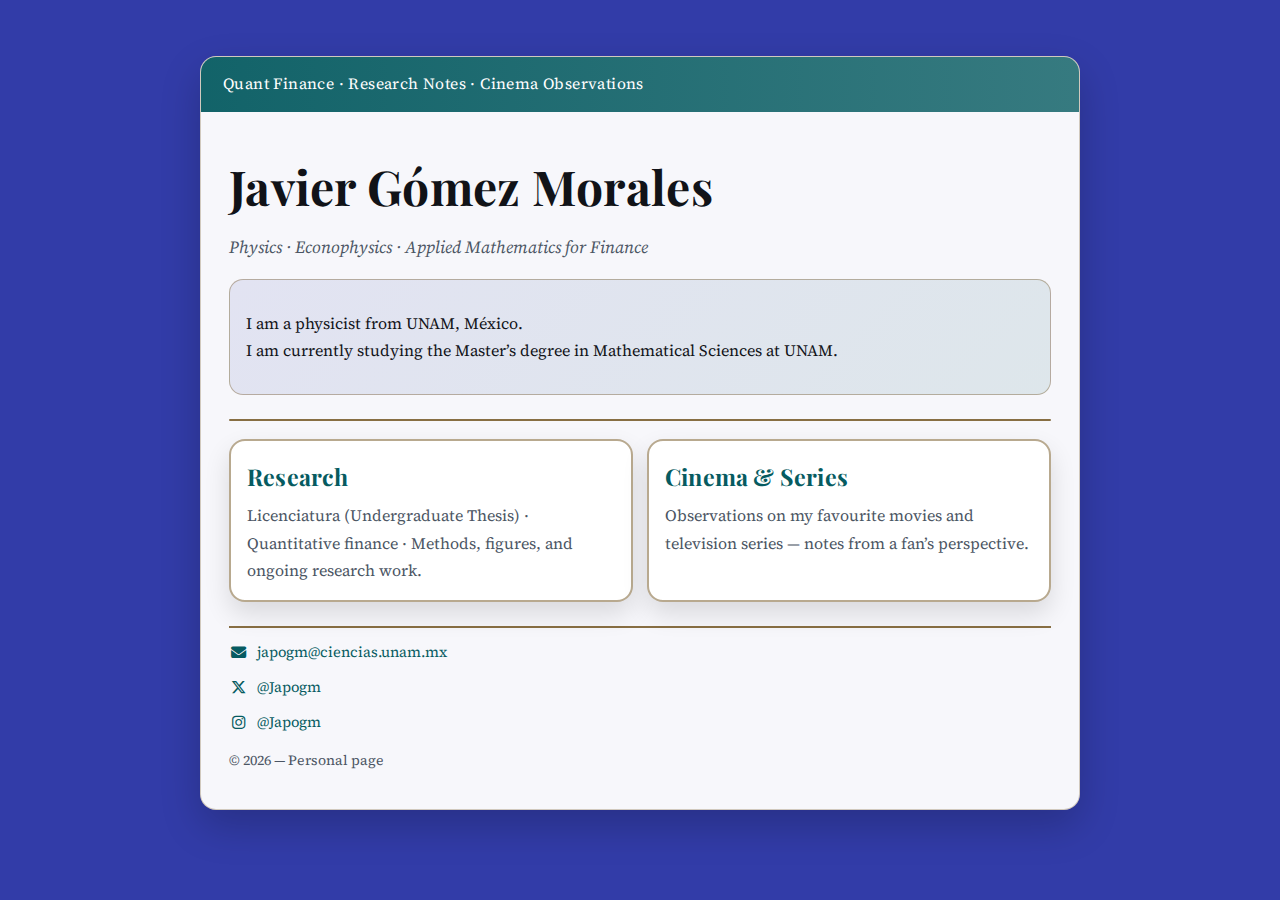
<file: index.html>
<!DOCTYPE html>
<html lang="en">
<head>
  <meta charset="UTF-8">
  <title>Javier Gómez Morales | Personal Page</title>

  <!-- Google Fonts -->
  <link rel="preconnect" href="https://fonts.googleapis.com">
  <link rel="preconnect" href="https://fonts.gstatic.com" crossorigin>
  <link href="https://fonts.googleapis.com/css2?family=Playfair+Display:ital,wght@0,500;0,700;1,500&family=Source+Serif+4:ital,wght@0,400;0,600;1,400&display=swap" rel="stylesheet">

  <!-- Font Awesome Icons -->
  <link rel="stylesheet" href="https://cdnjs.cloudflare.com/ajax/libs/font-awesome/6.5.1/css/all.min.css">
  <!-- Main stylesheet -->
  <link rel="stylesheet" href="style.css">
</head>

<body>

  <div class="container">
    <div class="card">

      <!-- Top ribbon -->
      <div class="ribbon">
        Quant Finance · Research Notes · Cinema Observations
      </div>

      <!-- Hero section -->
      <div class="hero">
        <h1 class="name">Javier Gómez Morales</h1>
        <p class="subtitle">Physics · Econophysics · Applied Mathematics for Finance</p>

        <div class="introPlate">
          <p>
            I am a physicist from UNAM, México.<br>
            I am currently studying the Master’s degree in Mathematical Sciences at UNAM.
          </p>
        </div>
       
      </div>

      <!-- Divider -->
      <div class="homeDivider"></div>

      <!-- Main navigation cards -->
      <div class="linkGrid">

        <a class="linkCard" href="research.html">
          <div class="linkTitle">Research</div>
          <p class="linkText">
            Licenciatura (Undergraduate Thesis) · Quantitative finance ·
            Methods, figures, and ongoing research work.
          </p>
        </a>

        <a class="linkCard" href="cinema.html">
          <div class="linkTitle">Cinema &amp; Series</div>
          <p class="linkText">
            Observations on my favourite movies and television series —
            notes from a fan’s perspective.
          </p>
        </a>

      </div>

      <!-- Footer -->
    <footer>
  <div class="footerLine"></div>

  <div class="footerSocial">
    <a href="mailto:japogm@ciencias.unam.mx">
      <i class="fa-solid fa-envelope"></i>
      <span>japogm@ciencias.unam.mx</span>
    </a>

    <a href="https://x.com/Japogm" target="_blank">
      <i class="fa-brands fa-x-twitter"></i>
      <span>@Japogm</span>
    </a>

    <a href="https://www.instagram.com/Japogm" target="_blank">
      <i class="fa-brands fa-instagram"></i>
      <span>@Japogm</span>
    </a>
  </div>

  <p class="footerCopy">© 2026 — Personal page</p>
</footer>

    </div>
  </div>

</body>
</html>
</file>
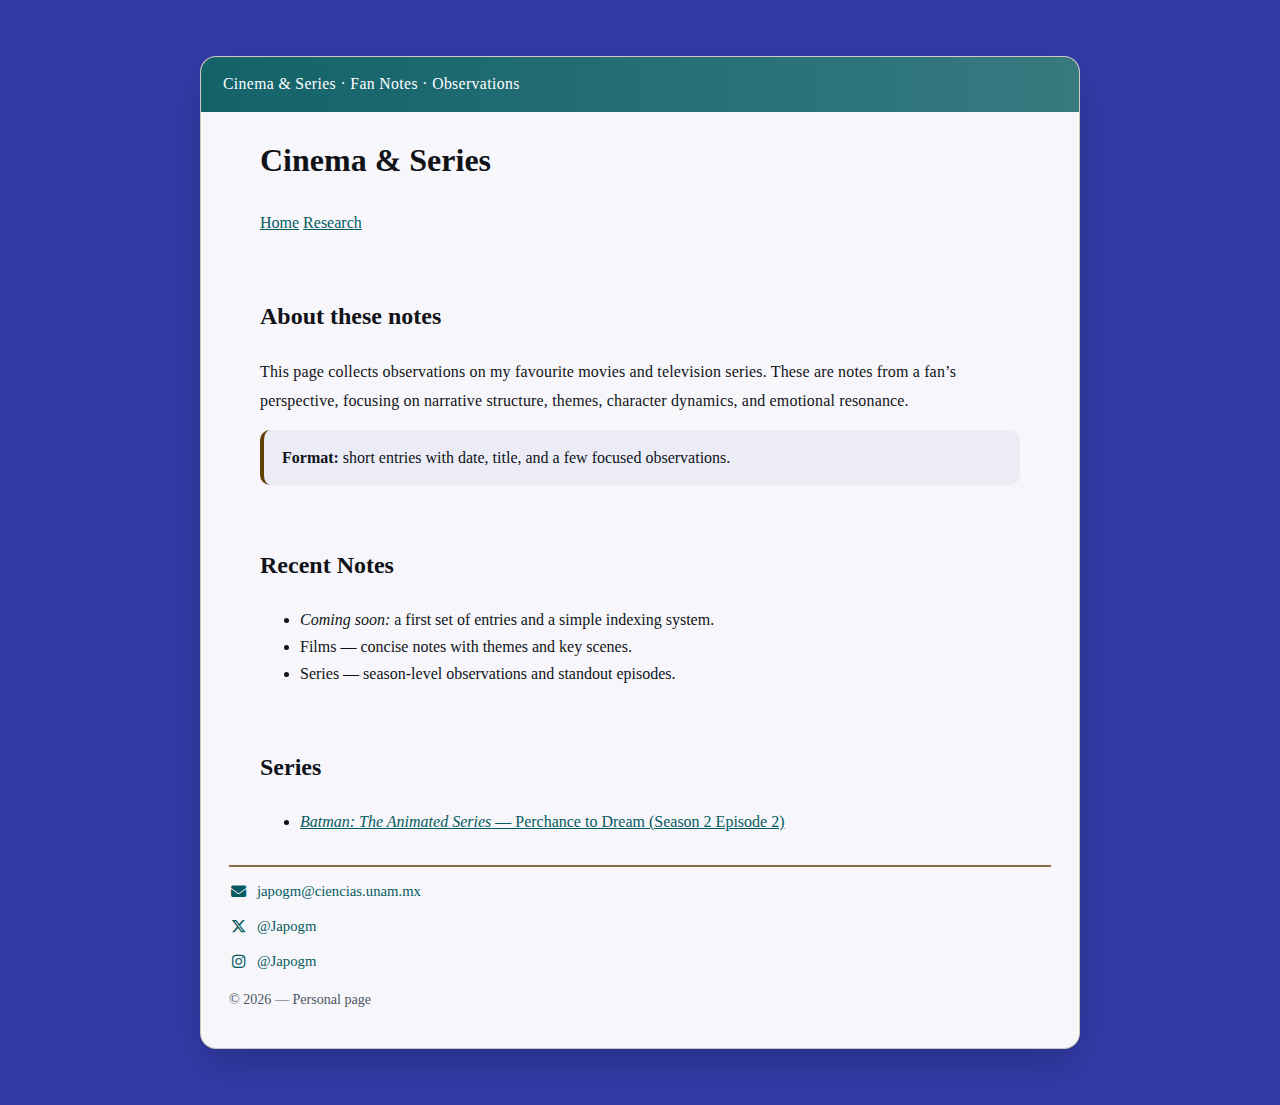
<file: cinema.html>
<!DOCTYPE html>
<html lang="en">
<head>
  <meta charset="UTF-8">
  <title>Cinema &amp; Series | Javier Gómez Morales</title>

  <!-- Main stylesheet -->
  <link rel="stylesheet" href="style.css">

  <!-- Icons -->
  <link rel="stylesheet" href="https://cdnjs.cloudflare.com/ajax/libs/font-awesome/6.5.1/css/all.min.css">
</head>

<body>

  <div class="container">
    <div class="card">

      <!-- Top ribbon -->
      <div class="ribbon">
        Cinema &amp; Series · Fan Notes · Observations
      </div>

      <!-- Main content -->
      <div class="content">

        <h1>Cinema &amp; Series</h1>

        <!-- Navigation -->
        <nav class="topNav">
          <a class="navItem" href="index.html">Home</a>
          <a class="navItem" href="research.html">Research</a>
        </nav>

        <!-- Section: Intro -->
        <div class="section">
          <h2>About these notes</h2>
          <p>
            This page collects observations on my favourite movies and television series.
            These are notes from a fan’s perspective, focusing on narrative structure,
            themes, character dynamics, and emotional resonance.
          </p>

          <div class="note">
            <strong>Format:</strong> short entries with date, title, and a few focused observations.
          </div>
        </div>

        <!-- Section: Recent notes (placeholder) -->
        <div class="section">
          <h2>Recent Notes</h2>
          <ul>
            <li><em>Coming soon:</em> a first set of entries and a simple indexing system.</li>
            <li>Films — concise notes with themes and key scenes.</li>
            <li>Series — season-level observations and standout episodes.</li>
          </ul>
        </div>

      <!-- Section: Series -->
  <div class="section">
    <h2>Series</h2>
    <ul>
    <li>
      <a href="cinema/series/perchance-to-dream.html">
        <em>Batman: The Animated Series</em> — Perchance to Dream
        (Season 2 Episode 2)
      </a>
    </li>
    </ul>
  </div>

      </div>

      <!-- Footer (same as Home / Research) -->
      <footer>

        <div class="footerLine"></div>

        <div class="footerSocial">
          <a href="mailto:japogm@ciencias.unam.mx">
            <i class="fa-solid fa-envelope"></i>
            <span>japogm@ciencias.unam.mx</span>
          </a>

          <a href="https://x.com/Japogm" target="_blank">
            <i class="fa-brands fa-x-twitter"></i>
            <span>@Japogm</span>
          </a>

          <a href="https://www.instagram.com/Japogm" target="_blank">
            <i class="fa-brands fa-instagram"></i>
            <span>@Japogm</span>
          </a>
        </div>

        <p class="footerCopy">© 2026 — Personal page</p>

      </footer>

    </div>
  </div>

</body>
</html>
</file>
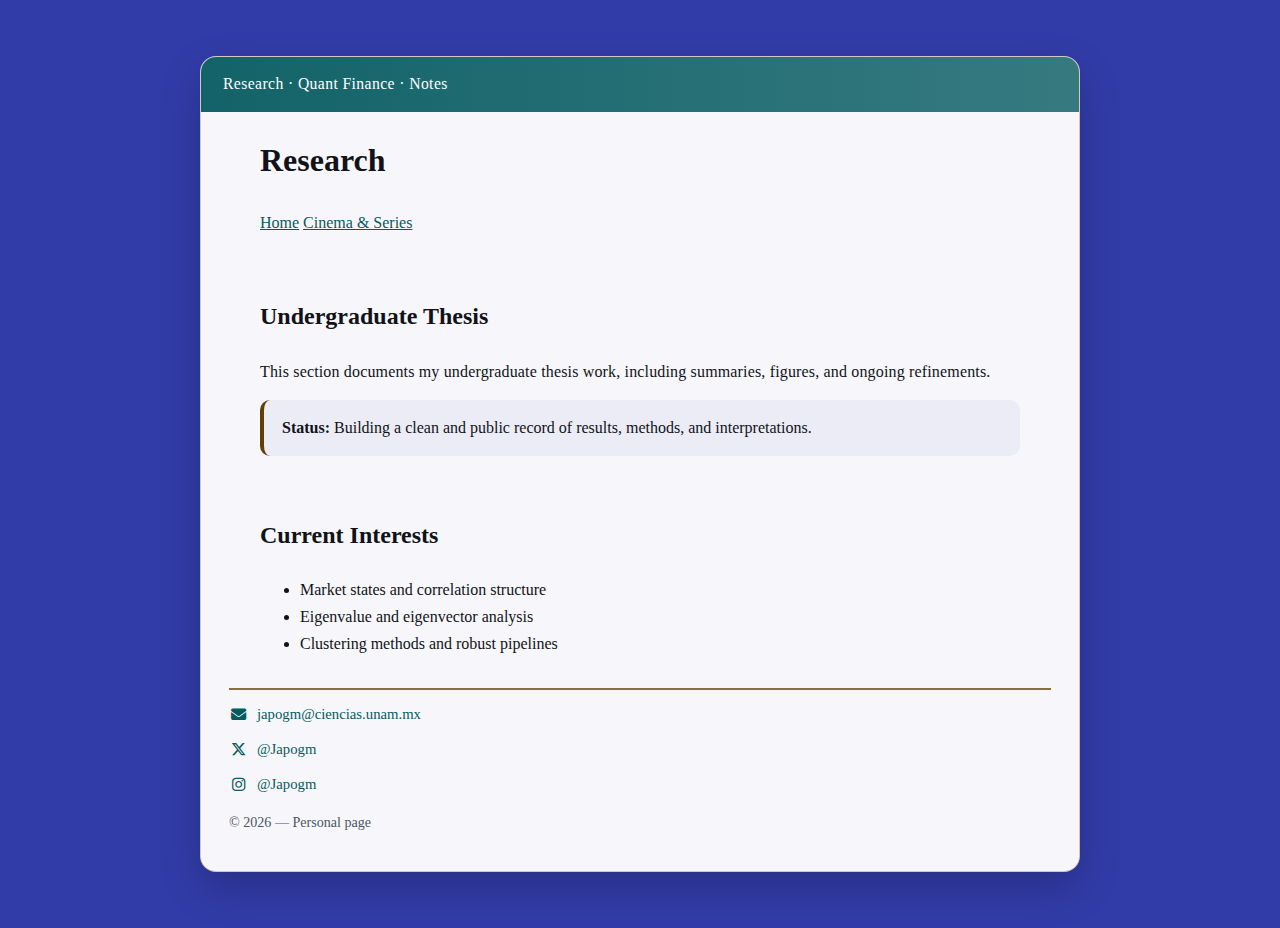
<file: research.html>
<!DOCTYPE html>
<html lang="en">
<head>
  <meta charset="UTF-8">
  <title>Research | Javier Gómez Morales</title>

  <!-- Main stylesheet -->
  <link rel="stylesheet" href="style.css">

  <!-- Icons -->
  <link rel="stylesheet" href="https://cdnjs.cloudflare.com/ajax/libs/font-awesome/6.5.1/css/all.min.css">
</head>

<body>

  <div class="container">
    <div class="card">

      <!-- Top ribbon -->
      <div class="ribbon">
        Research · Quant Finance · Notes
      </div>

      <!-- Main content -->
      <div class="content">

        <h1>Research</h1>

        <!-- Navigation -->
        <nav class="topNav">
          <a class="navItem" href="index.html">Home</a>
          <a class="navItem" href="cinema.html">Cinema &amp; Series</a>
        </nav>

        <!-- Section: Thesis -->
        <div class="section">
          <h2>Undergraduate Thesis</h2>
          <p>
            This section documents my undergraduate thesis work, including
            summaries, figures, and ongoing refinements.
          </p>

          <div class="note">
            <strong>Status:</strong>
            Building a clean and public record of results, methods, and interpretations.
          </div>
        </div>

        <!-- Section: Interests -->
        <div class="section">
          <h2>Current Interests</h2>
          <ul>
            <li>Market states and correlation structure</li>
            <li>Eigenvalue and eigenvector analysis</li>
            <li>Clustering methods and robust pipelines</li>
          </ul>
        </div>

      </div>

      <!-- Footer (same as Home) -->
      <footer>

        <div class="footerLine"></div>

        <div class="footerSocial">
          <a href="mailto:japogm@ciencias.unam.mx">
            <i class="fa-solid fa-envelope"></i>
            <span>japogm@ciencias.unam.mx</span>
          </a>

          <a href="https://x.com/Japogm" target="_blank">
            <i class="fa-brands fa-x-twitter"></i>
            <span>@Japogm</span>
          </a>

          <a href="https://www.instagram.com/Japogm" target="_blank">
            <i class="fa-brands fa-instagram"></i>
            <span>@Japogm</span>
          </a>
        </div>

        <p class="footerCopy">© 2026 — Personal page</p>

      </footer>

    </div>
  </div>

</body>
</html>
</file>
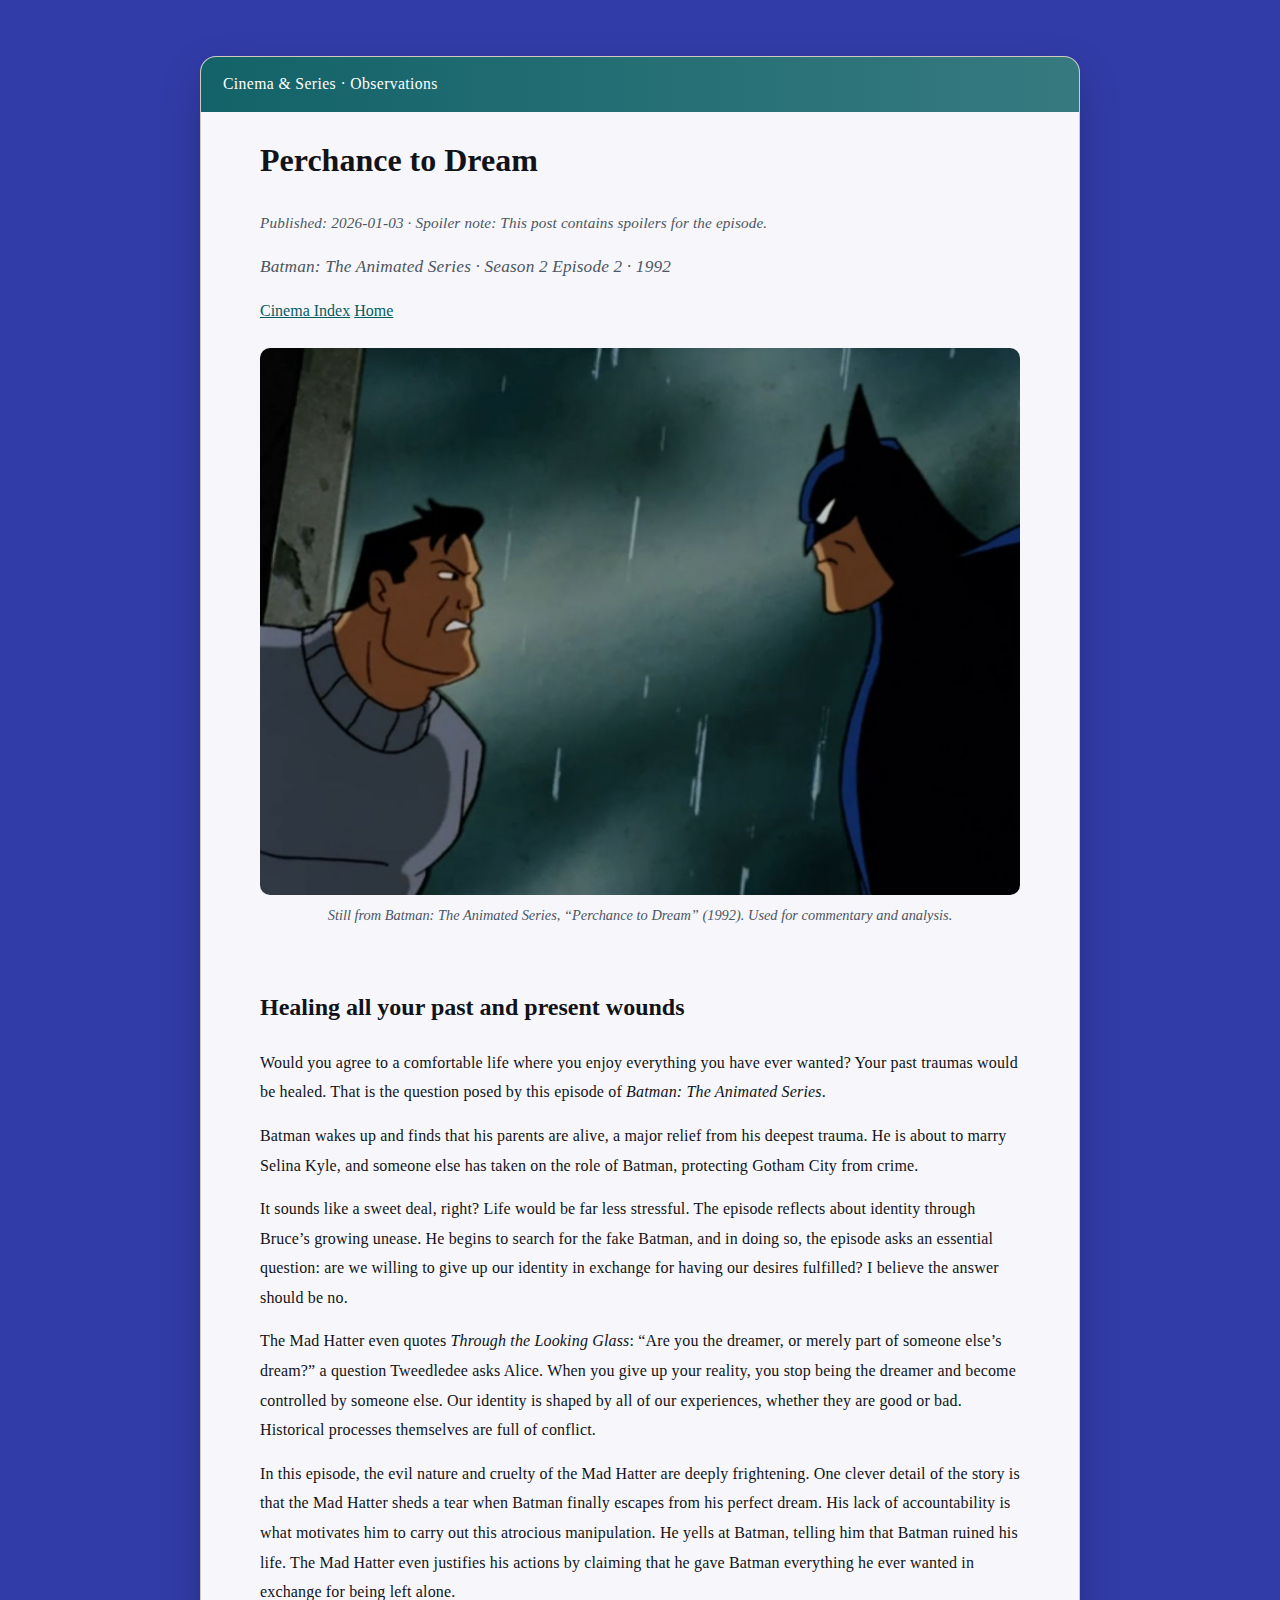
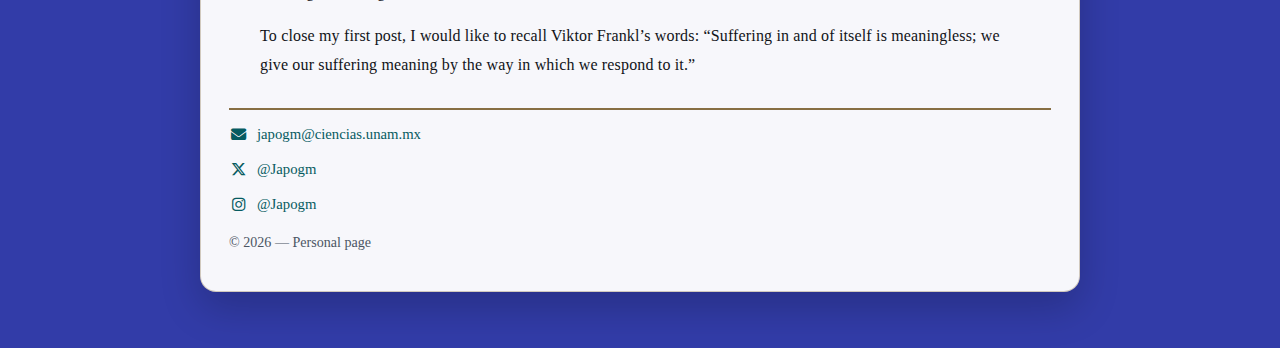
<file: cinema/series/perchance-to-dream.html>
<!DOCTYPE html>
<html lang="en">
<head>
  <meta charset="UTF-8">
  <title>Perchance to Dream | Cinema Notes</title>

  <link rel="stylesheet" href="../../style.css">
  <link rel="stylesheet" href="https://cdnjs.cloudflare.com/ajax/libs/font-awesome/6.5.1/css/all.min.css">
</head>

<body>

  <div class="container">
    <div class="card">

      <div class="ribbon">
        Cinema &amp; Series · Observations
      </div>

      <div class="content">

        <h1>Perchance to Dream</h1>

       <p class="meta">
        Published: 2026-01-03 · Spoiler note: This post contains spoilers for the episode.
      </p>
        
        <p class="subtitle">
          <em>Batman: The Animated Series</em> · Season 2 Episode 2 · 1992
        </p>

        <nav class="topNav">
          <a class="navItem" href="../../cinema.html">Cinema Index</a>
          <a class="navItem" href="../../index.html">Home</a>
        </nav>

        <figure>
          <img src="../images/btas_perchance_to_dream.jpg"
               alt="Batman: The Animated Series — Perchance to Dream">
          <figcaption>
            Still from <em>Batman: The Animated Series</em>, “Perchance to Dream” (1992).
            Used for commentary and analysis.
          </figcaption>
        </figure>

        <div class="section">
          <h2>Healing all your past and present wounds</h2>

          <p>
            Would you agree to a comfortable life where you enjoy everything you have ever wanted?
            Your past traumas would be healed. That is the question posed by this episode of
            <em>Batman: The Animated Series</em>.
          </p>

          <p>
            Batman wakes up and finds that his parents are alive, a major relief from his deepest trauma.
            He is about to marry Selina Kyle, and someone else has taken on the role of Batman, protecting
            Gotham City from crime.
          </p>

          <p>
            It sounds like a sweet deal, right? Life would be far less stressful. The episode reflects about
            identity through Bruce’s growing unease. He begins to search for the fake Batman, and in doing so,
            the episode asks an essential question: are we willing to give up our identity in exchange for
            having our desires fulfilled? I believe the answer should be no.
          </p>

          <p>
            The Mad Hatter even quotes <em>Through the Looking Glass</em>: “Are you the dreamer, or merely part of
            someone else’s dream?” a question Tweedledee asks Alice. When you give up your reality, you stop
            being the dreamer and become controlled by someone else. Our identity is shaped by all of our
            experiences, whether they are good or bad. Historical processes themselves are full of conflict.
          </p>

          <p>
            In this episode, the evil nature and cruelty of the Mad Hatter are deeply frightening. One clever
            detail of the story is that the Mad Hatter sheds a tear when Batman finally escapes from his perfect
            dream. His lack of accountability is what motivates him to carry out this atrocious manipulation.
            He yells at Batman, telling him that Batman ruined his life. The Mad Hatter even justifies his
            actions by claiming that he gave Batman everything he ever wanted in exchange for being left alone.
          </p>

          <p>
            To close my first post, I would like to recall Viktor Frankl’s words:
            “Suffering in and of itself is meaningless; we give our suffering meaning by the way in which we
            respond to it.”
          </p>

        </div>

      </div>

      <footer>
        <div class="footerLine"></div>

        <div class="footerSocial">
          <a href="mailto:japogm@ciencias.unam.mx">
            <i class="fa-solid fa-envelope"></i>
            <span>japogm@ciencias.unam.mx</span>
          </a>

          <a href="https://x.com/Japogm" target="_blank">
            <i class="fa-brands fa-x-twitter"></i>
            <span>@Japogm</span>
          </a>

          <a href="https://www.instagram.com/Japogm" target="_blank">
            <i class="fa-brands fa-instagram"></i>
            <span>@Japogm</span>
          </a>
        </div>

        <p class="footerCopy">© 2026 — Personal page</p>
      </footer>

    </div>
  </div>

</body>
</html>
</file>
<file: style.css>
/* Quant Finance — Sobrio & Académico
   Paleta:
   Fondo: #323ca8
   Acento (títulos/enlaces): #065b61
   Divisiones / cintillos: #614006
*/

:root{
  --bg:#323ca8;
  --accent:#065b61;
  --divider:#614006;
  --paper:#f7f7fb;
  --text:#111318;
  --muted:#4b5563;
}

*{ box-sizing:border-box; }

body{
  margin:0;
  background:var(--bg);
  color:var(--text);
  font-family:"Source Serif 4", Georgia, serif;
  line-height:1.7;
}

/* Layout */
.container{
  max-width: 920px;
  margin: 56px auto;
  padding: 0 20px;
}

.card{
  background:var(--paper);
  border-radius: 16px;
  overflow:hidden;
  border: 1px solid rgba(97,64,6,0.25);
  box-shadow: 0 16px 40px rgba(0,0,0,0.20);
}
/* ===== Editorial reading style ===== */

.content{
  max-width: 760px;     /* ancho óptimo de lectura */
  margin: 0 auto;       /* centra el texto dentro de la card */
}

.content p{
  text-align: left;     /* editorial > justify en web */
  line-height: 1.85;    /* espacio intermedio ideal */
  margin: 0 0 14px 0;
  letter-spacing: 0.01em;
}

/* Top ribbon */
.ribbon{
  background: linear-gradient(90deg, rgba(6,91,97,0.95), rgba(6,91,97,0.80));
  color: #ffffff;
  padding: 14px 22px;
  font-size: 0.98rem;
  letter-spacing: 0.4px;
}

/* Home hero */
.hero{
  padding: 28px 28px 10px 28px;
}

.name{
  font-family:"Playfair Display", Georgia, serif;
  font-size: 3.0rem;
  font-weight: 700;
  margin: 6px 0 6px 0;
  letter-spacing: 0.3px;
}

.subtitle{
  margin: 0 0 16px 0;
  color: var(--muted);
  font-size: 1.08rem;
  font-style: italic;
}

/* Intro plate */
.introPlate{
  margin-top: 12px;
  padding: 14px 16px;
  border-radius: 14px;
  background: linear-gradient(
    135deg,
    rgba(50,60,168,0.10),
    rgba(6,91,97,0.10)
  );
  border: 1px solid rgba(97,64,6,0.35);
}

/* Divider */
.homeDivider{
  height: 2px;
  background: var(--divider);
  opacity: 0.75;
  margin: 14px 28px 0 28px;
  border-radius: 999px;
}
.note{
  margin-top: 12px;
  padding: 14px 18px;
  background: rgba(50,60,168,0.06);
  border-left: 4px solid var(--divider);
  border-radius: 10px;
}

/* Home link cards */
.linkGrid{
  display: grid;
  grid-template-columns: repeat(2, minmax(0, 1fr));
  gap: 14px;
  margin-top: 18px;
  padding: 0 28px 10px 28px;
}

@media (max-width: 720px){
  .linkGrid{ grid-template-columns: 1fr; }
}

.linkCard{
  display: block;
  padding: 16px 16px;
  border-radius: 16px;
  background: #ffffff;
  border: 2px solid rgba(97,64,6,0.45);
  box-shadow: 0 12px 26px rgba(0,0,0,0.12);
  text-decoration: none;
  transition: transform 120ms ease, box-shadow 120ms ease, border-color 120ms ease;
}

.linkCard:hover{
  transform: translateY(-2px);
  box-shadow: 0 16px 34px rgba(0,0,0,0.16);
  border-color: rgba(97,64,6,0.85);
}

.linkTitle{
  font-family:"Playfair Display", Georgia, serif;
  color: var(--accent);
  font-size: 1.45rem;
  font-weight: 700;
  margin: 0 0 6px 0;
  letter-spacing: 0.2px;
}

.linkText{
  margin: 0;
  color: var(--muted);
  font-size: 1.0rem;
}
.section{
  margin-top: 26px;
  padding-top: 14px;
}

/* Links (global) */
a{
  color: var(--accent);
}

/* Footer */
footer{
  padding: 14px 28px 22px 28px;
  color: var(--muted);
}

.footerLine{
  height: 2px;
  background: var(--divider);
  opacity: 0.75;
  margin: 0 0 12px 0;
}

/* Footer socials (vertical, academic) */
.footerSocial{
  margin-top: 10px;
  display: flex;
  flex-direction: column;   /* uno encima de otro */
  align-items: flex-start;  /* alineados a la izquierda */
  gap: 10px;                /* separación clara */
  max-width: 420px;
}

.footerSocial a{
  display: inline-flex;
  align-items: center;
  gap: 10px;
  font-size: 0.92rem;       /* pequeño y sobrio */
  color: var(--accent);
  text-decoration: none;
}

.footerSocial a:hover{
  text-decoration: underline;
}

.footerSocial i{
  font-size: 0.95rem;
  min-width: 18px;
  text-align: center;
}

.footerCopy{
  margin-top: 14px;
  font-size: 0.88rem;
  color: var(--muted);
}
.meta{
  margin: 6px 0 14px 0;
  color: var(--muted);
  font-size: 0.95rem;
  font-style: italic;
}
/* ===== Figures (cinema posts) ===== */
figure{
  margin: 24px auto;
  text-align: center;
}

figure img{
  display: block;
  margin: 0 auto;
  max-width: 100%;
  height: auto;
  border-radius: 10px;
}

figcaption{
  margin-top: 8px;
  color: var(--muted);
  font-size: 0.9rem;
  font-style: italic;
}
</file>
